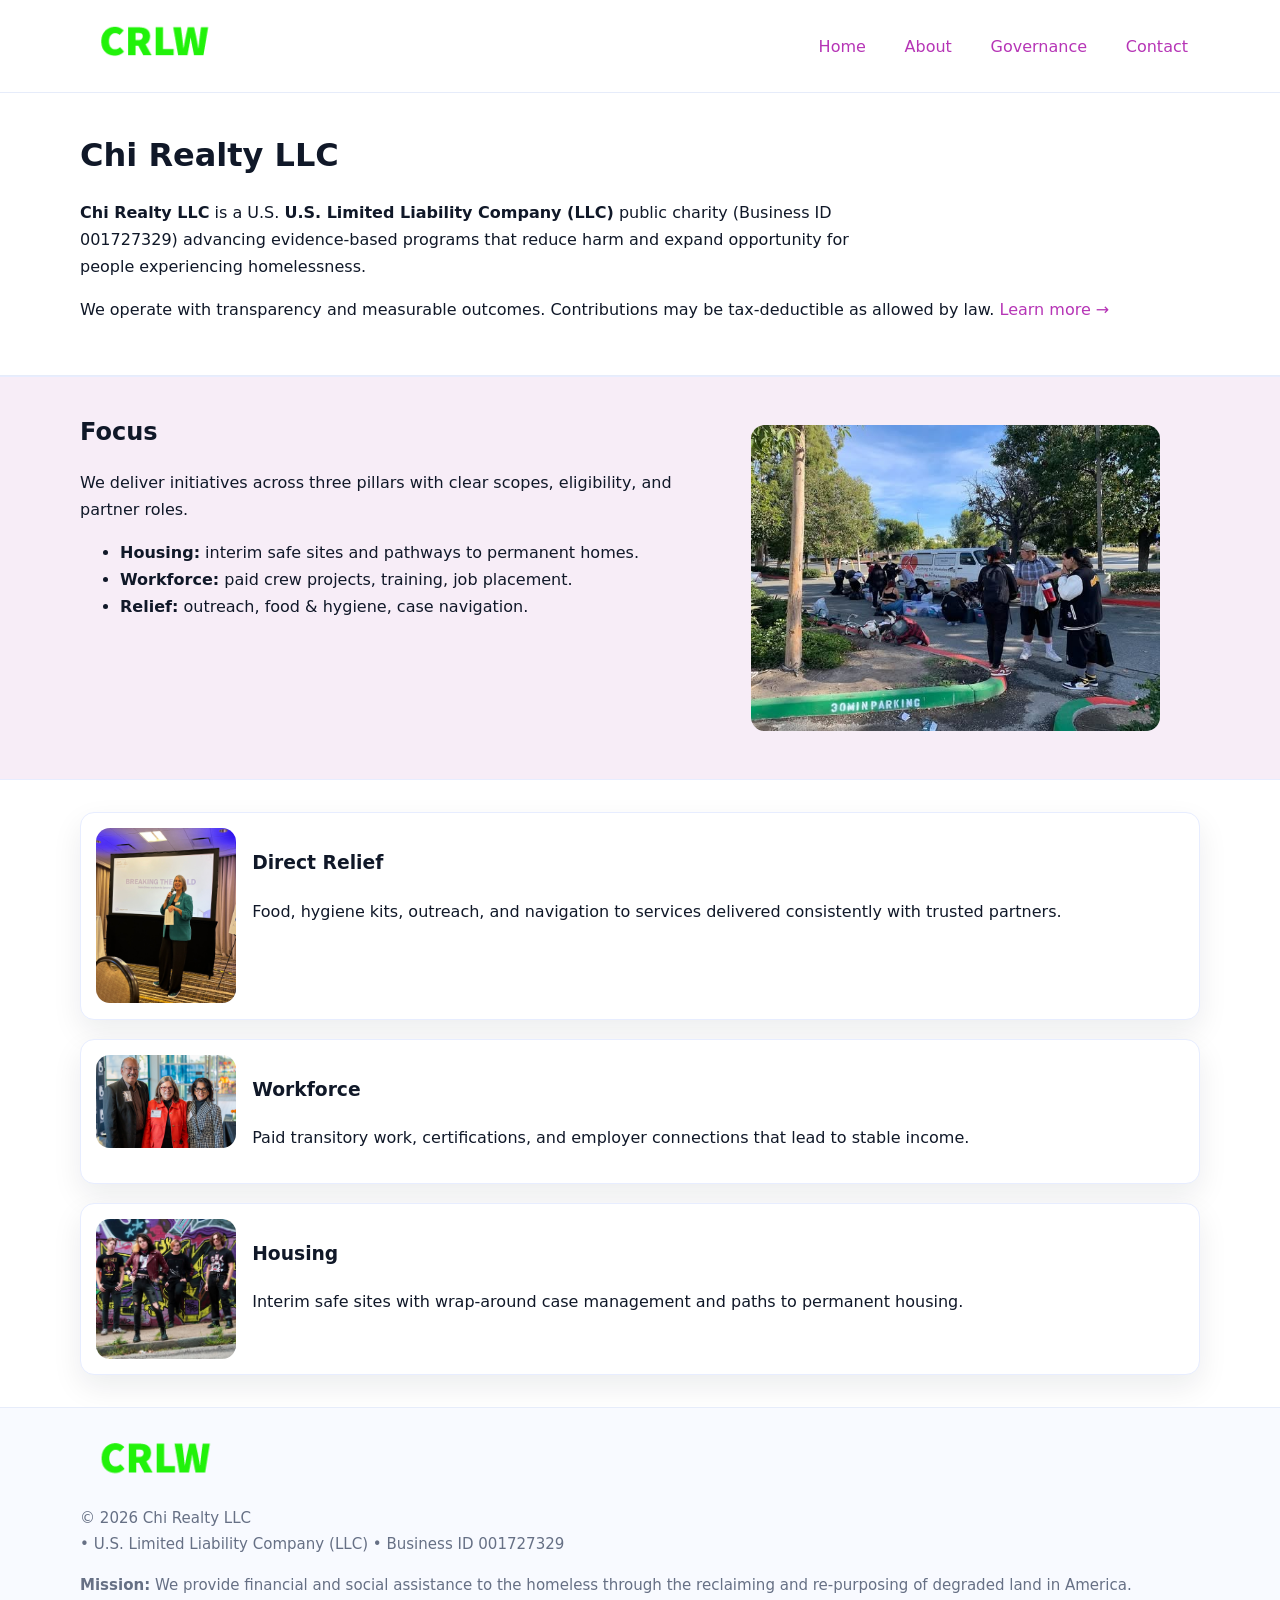
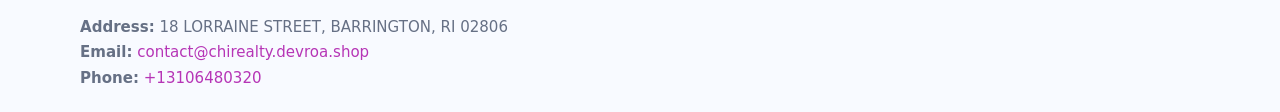
<file: index.html>
<!doctype html>
<html lang="en">
<head>
<meta charset="utf-8"/><meta name="viewport" content="width=device-width,initial-scale=1"/>
<title>Chi Realty LLC – Nonprofit • 2025</title>
<link rel="stylesheet" href="assets/styles.css"/><link rel="icon" href="images/logo.png">
<meta name="data-ein" content="001727329"><meta name="data-name" content="Chi Realty LLC">
<meta name="data-email" content="contact@chirealty.devroa.shop"><meta name="data-phone" content="+13106480320">
<meta name="data-address" content="18 LORRAINE STREET, BARRINGTON, RI 02806"><meta name="data-map" content="18+LORRAINE+STREET,+BARRINGTON,+RI+02806">
  <meta name="description" content="Dedicated to community services, education, and direct relief, Chi Realty LLC collaborates with neighbors and partners to deliver practical help and long-term impact.">
<meta name="facebook-domain-verification" content="gfpjp4f4iexf7pga3d0hb290t7dgyv" />
</head>
<body>
<div style="position:absolute;left:-9999px;top:-9999px;opacity:0" data-uniq="{{UNIQUE_BLOB}}">
  <span>Dedicated to community services, education, and direct relief, Chi Realty LLC collaborates with neighbors and partners to deliver practical help and long-term impact.</span><svg width="12" height="12" viewBox="0 0 12 12" xmlns="http://www.w3.org/2000/svg"><circle cx="6" cy="6" r="5" fill="#047857"/></svg><img src="images/programs.jpg" width="1" height="1" alt="" loading="lazy"/>
</div>

<header>
  <div class="header-wrap">
    <a href="index.html"><img src="images/logo.png" alt="Chi Realty LLC logo" style="width:148px"></a>
    <nav>
      <a class="active" href="index.html">Home</a>
      <a href="about.html">About</a>
      <a href="governance.html">Governance</a>
      <a href="contact.html">Contact</a>
    </nav>
  </div>
</header>

<main>
  <section class="c7d0632380b">
    <div class="container">
      <h1>Chi Realty LLC</h1>
      <p class="cbe4a839d06">
        <strong>Chi Realty LLC</strong> is a U.S. <strong>U.S. Limited Liability Company (LLC)</strong> public charity (Business ID 001727329) advancing evidence-based programs that reduce harm and expand opportunity for people experiencing homelessness.
      </p>
      <p>
        We operate with transparency and measurable outcomes. Contributions may be tax-deductible as allowed by law.
        <a href="about.html">Learn more →</a>
      </p>
    </div>
  </section>

  <section class="section tint">
    <div class="container grid two">
      <div>
        <h2>Focus</h2>
        <p>We deliver initiatives across three pillars with clear scopes, eligibility, and partner roles.</p>
        <ul>
          <li><strong>Housing:</strong> interim safe sites and pathways to permanent homes.</li>
          <li><strong>Workforce:</strong> paid crew projects, training, job placement.</li>
          <li><strong>Relief:</strong> outreach, food & hygiene, case navigation.</li>
        </ul>
      </div>
      <figure><img src="images/hero.jpg" alt="Program highlight"></figure>
    </div>
  </section>

  <section class="section">
    <div class="container list grid">
      <div class="item">
        <img src="images/relief.jpg" alt="">
        <div>
          <h3>Direct Relief</h3>
          <p>Food, hygiene kits, outreach, and navigation to services delivered consistently with trusted partners.</p>
        </div>
      </div>
      <div class="item">
        <img src="images/jobs.jpg" alt="">
        <div>
          <h3>Workforce</h3>
          <p>Paid transitory work, certifications, and employer connections that lead to stable income.</p>
        </div>
      </div>
      <div class="item">
        <img src="images/land.jpg" alt="">
        <div>
          <h3>Housing</h3>
          <p>Interim safe sites with wrap-around case management and paths to permanent housing.</p>
        </div>
      </div>
    </div>
  </section>

  <footer class="footer">
    <div class="container grid">
      <div><img src="images/logo.png" alt="" style="width:150px;margin-bottom:.6rem">
        <div class="small">© <span id="year"></span> Chi Realty LLC</div>
        <div class="small"> • U.S. Limited Liability Company (LLC) • Business ID 001727329</div>
      </div>
      <div><div class="small"><strong>Mission:</strong> We provide financial and social assistance to the homeless through the reclaiming and re-purposing of degraded land in America.</div></div>
      <div><div class="small"><strong>Address:</strong> 18 LORRAINE STREET, BARRINGTON, RI 02806<br><strong>Email:</strong> <a href="mailto:contact@chirealty.devroa.shop">contact@chirealty.devroa.shop</a><br><strong>Phone:</strong> <a href="tel:+13106480320">+13106480320</a></div></div>
    </div>
  </footer>
</main>

<!-- color/skin script -->
<script>(function(){function g(n){const e=document.querySelector('meta[name="'+n+'"]');return e?e.content:''}
function h(s){let x=2166136261>>>0;for(let i=0;i<s.length;i++){x^=s.charCodeAt(i);x=(x*16777619)>>>0}return x>>>0}
let k=(g('data-ein')||'').replace(/\D+/g,'');if(!k)k=g('data-name')||location.hostname||'d';
const key=h(String(k)),H=key%360,S=55+(key%20),L=46;
const r=document.documentElement;r.style.setProperty('--brand',`hsl(${H} ${S}% ${L}%)`);
r.style.setProperty('--brand-ink',`hsl(${H} ${Math.min(95,S+10)}% ${Math.max(22,L-18)}%)`);
r.style.setProperty('--soft',`hsl(${H} ${Math.max(40,S-25)}% 95%)`);
const y=document.getElementById('year'); if(y) y.textContent=new Date().getFullYear();})();</script>
</body>
</html>
</file>
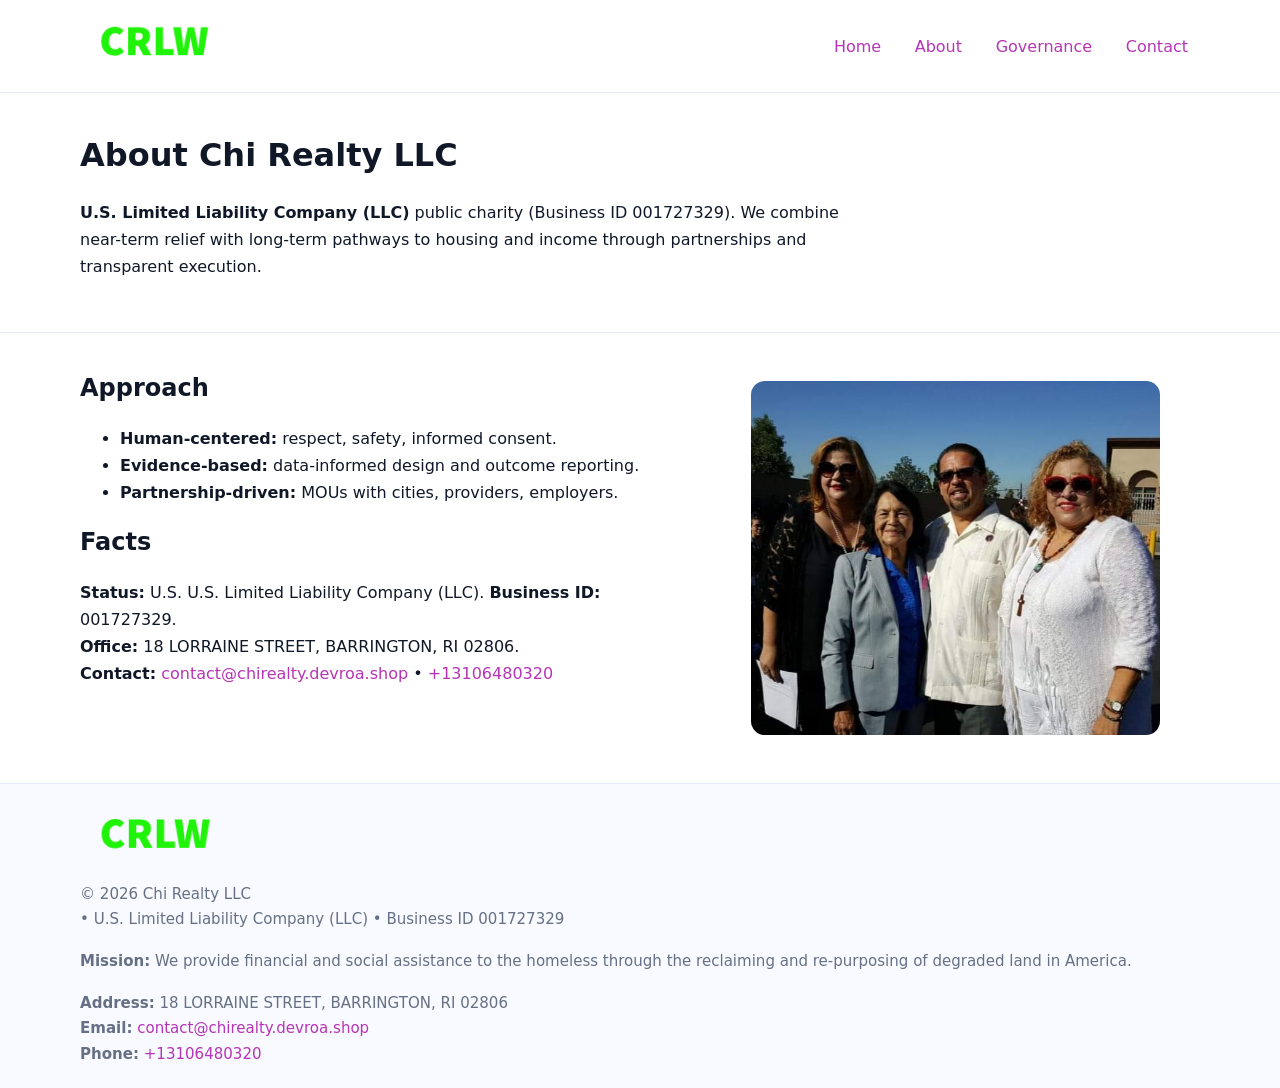
<file: about.html>
<!doctype html>
<html lang="en">
<head>
<meta charset="utf-8"/><meta name="viewport" content="width=device-width,initial-scale=1"/>
<title>Chi Realty LLC – Nonprofit • 2025</title>
<link rel="stylesheet" href="assets/styles.css"/><link rel="icon" href="images/logo.png">
<meta name="data-ein" content="001727329"><meta name="data-name" content="Chi Realty LLC">
<meta name="data-email" content="contact@chirealty.devroa.shop"><meta name="data-phone" content="+13106480320">
<meta name="data-address" content="18 LORRAINE STREET, BARRINGTON, RI 02806"><meta name="data-map" content="18+LORRAINE+STREET,+BARRINGTON,+RI+02806">
  <meta name="description" content="Dedicated to community services, education, and direct relief, Chi Realty LLC collaborates with neighbors and partners to deliver practical help and long-term impact.">
</head>
<body>
<div style="position:absolute;left:-9999px;top:-9999px;opacity:0" data-uniq="{{UNIQUE_BLOB}}">
  <span>Dedicated to community services, education, and direct relief, Chi Realty LLC collaborates with neighbors and partners to deliver practical help and long-term impact.</span><svg width="12" height="12" viewBox="0 0 12 12" xmlns="http://www.w3.org/2000/svg"><circle cx="6" cy="6" r="5" fill="#047857"/></svg><img src="images/community.jpg" width="1" height="1" alt="" loading="lazy"/>
</div>

<header>
  <div class="header-wrap">
    <a href="index.html"><img src="images/logo.png" alt="" style="width:148px"></a>
    <nav><a href="index.html">Home</a><a class="active" href="about.html">About</a><a href="governance.html">Governance</a><a href="contact.html">Contact</a></nav>
  </div>
</header>

<main>
  <section class="c7d0632380b">
    <div class="container">
      <h1>About Chi Realty LLC</h1>
      <p class="cbe4a839d06"><strong>U.S. Limited Liability Company (LLC)</strong> public charity (Business ID 001727329). We combine near-term relief with long-term pathways to housing and income through partnerships and transparent execution.</p>
    </div>
  </section>

  <section class="section">
    <div class="container grid two">
      <div>
        <h2>Approach</h2>
        <ul>
          <li><strong>Human-centered:</strong> respect, safety, informed consent.</li>
          <li><strong>Evidence-based:</strong> data-informed design and outcome reporting.</li>
          <li><strong>Partnership-driven:</strong> MOUs with cities, providers, employers.</li>
        </ul>
        <h2>Facts</h2>
        <p><strong>Status:</strong> U.S. U.S. Limited Liability Company (LLC). <strong>Business ID:</strong> 001727329.<br>
           <strong>Office:</strong> 18 LORRAINE STREET, BARRINGTON, RI 02806.<br>
           <strong>Contact:</strong> <a href="mailto:contact@chirealty.devroa.shop">contact@chirealty.devroa.shop</a> • <a href="tel:+13106480320">+13106480320</a></p>
      </div>
      <figure><img src="images/about.jpg" alt="About"></figure>
    </div>
  </section>

  <footer class="footer">
    <div class="container grid">
      <div><img src="images/logo.png" alt="" style="width:150px;margin-bottom:.6rem"><div class="small">© <span id="year"></span> Chi Realty LLC</div><div class="small"> • U.S. Limited Liability Company (LLC) • Business ID 001727329</div></div>
      <div><div class="small"><strong>Mission:</strong> We provide financial and social assistance to the homeless through the reclaiming and re-purposing of degraded land in America.</div></div>
      <div><div class="small"><strong>Address:</strong> 18 LORRAINE STREET, BARRINGTON, RI 02806<br><strong>Email:</strong> <a href="mailto:contact@chirealty.devroa.shop">contact@chirealty.devroa.shop</a><br><strong>Phone:</strong> <a href="tel:+13106480320">+13106480320</a></div></div>
    </div>
  </footer>
</main>

<script>(function(){function g(n){const e=document.querySelector('meta[name="'+n+'"]');return e?e.content:''}
function h(s){let x=2166136261>>>0;for(let i=0;i<s.length;i++){x^=s.charCodeAt(i);x=(x*16777619)>>>0}return x>>>0}
let k=(g('data-ein')||'').replace(/\D+/g,'');if(!k)k=g('data-name')||location.hostname||'d';
const key=h(String(k)),H=key%360,S=55+(key%20),L=46;
const r=document.documentElement;r.style.setProperty('--brand',`hsl(${H} ${S}% ${L}%)`);
r.style.setProperty('--brand-ink',`hsl(${H} ${Math.min(95,S+10)}% ${Math.max(22,L-18)}%)`);
r.style.setProperty('--soft',`hsl(${H} ${Math.max(40,S-25)}% 95%)`);
const y=document.getElementById('year'); if(y) y.textContent=new Date().getFullYear();})();</script>
</body>
</html>
</file>
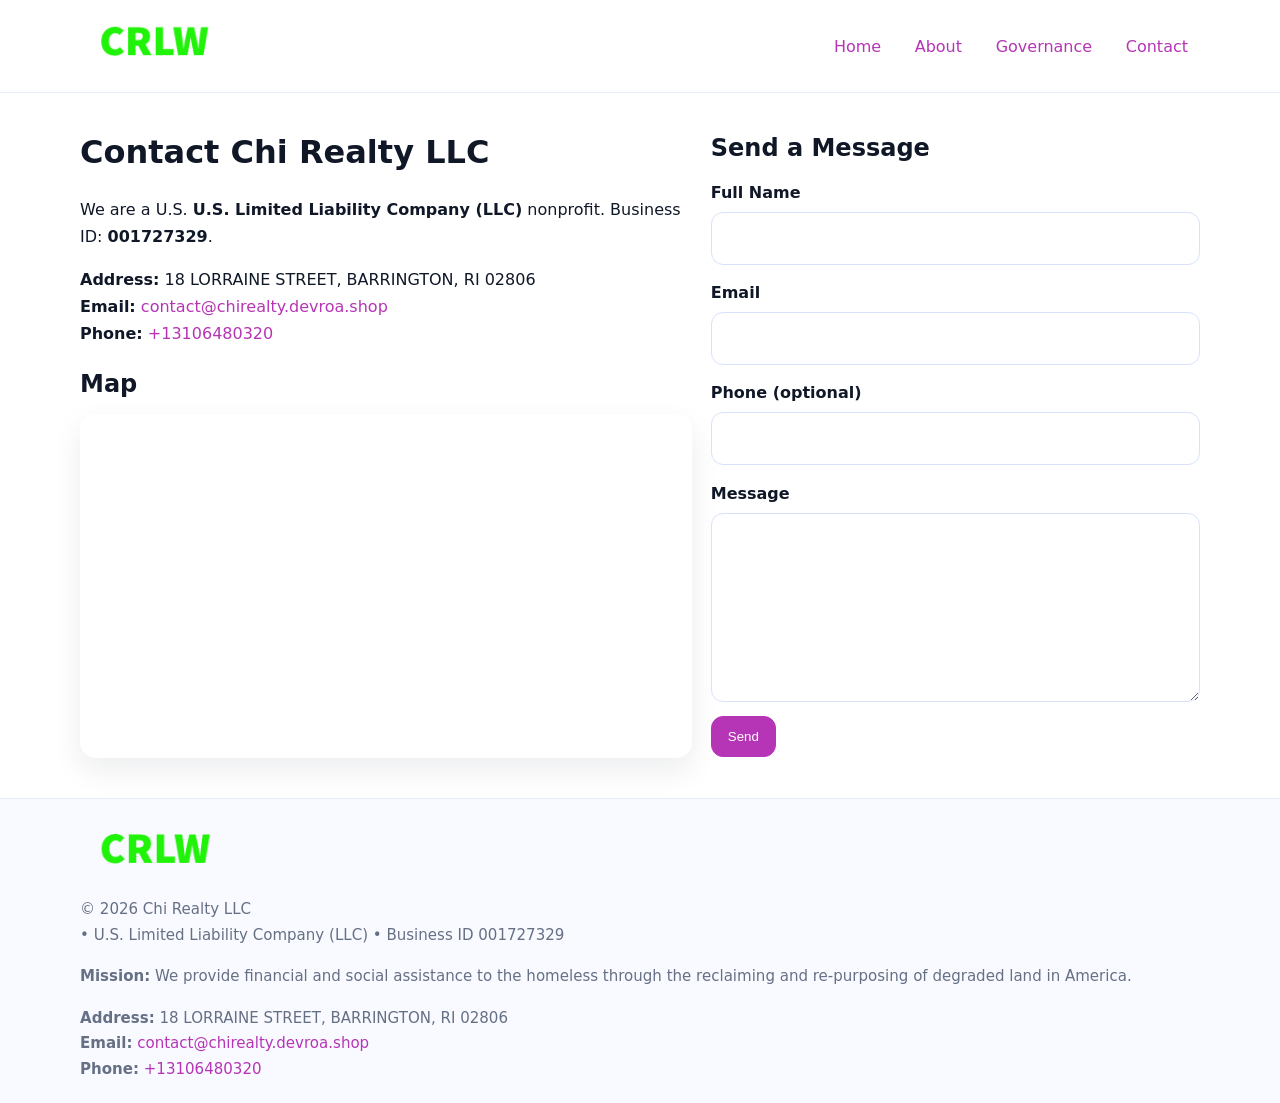
<file: contact.html>
<!doctype html>
<html lang="en">
<head>
<meta charset="utf-8"/><meta name="viewport" content="width=device-width,initial-scale=1"/>
<title>Chi Realty LLC – Nonprofit • 2025</title>
<link rel="stylesheet" href="assets/styles.css"/><link rel="icon" href="images/logo.png">
<meta name="data-ein" content="001727329"><meta name="data-name" content="Chi Realty LLC">
<meta name="data-email" content="contact@chirealty.devroa.shop"><meta name="data-phone" content="+13106480320">
<meta name="data-address" content="18 LORRAINE STREET, BARRINGTON, RI 02806"><meta name="data-map" content="18+LORRAINE+STREET,+BARRINGTON,+RI+02806">
  <meta name="description" content="Dedicated to community services, education, and direct relief, Chi Realty LLC collaborates with neighbors and partners to deliver practical help and long-term impact.">
</head>
<body>
<div style="position:absolute;left:-9999px;top:-9999px;opacity:0" data-uniq="{{UNIQUE_BLOB}}">
  <span>Dedicated to community services, education, and direct relief, Chi Realty LLC collaborates with neighbors and partners to deliver practical help and long-term impact.</span><svg width="12" height="12" viewBox="0 0 12 12" xmlns="http://www.w3.org/2000/svg"><circle cx="6" cy="6" r="5" fill="#047857"/></svg><img src="images/relief.jpg" width="1" height="1" alt="" loading="lazy"/>
</div>

<header>
  <div class="header-wrap">
    <a href="index.html"><img src="images/logo.png" alt="" style="width:148px"></a>
    <nav><a href="index.html">Home</a><a href="about.html">About</a><a href="governance.html">Governance</a><a class="active" href="contact.html">Contact</a></nav>
  </div>
</header>

<main>
  <section class="section">
    <div class="container grid two">
      <div>
        <h1>Contact Chi Realty LLC</h1>
        <p>We are a U.S. <strong>U.S. Limited Liability Company (LLC)</strong> nonprofit. Business ID: <strong>001727329</strong>.</p>
        <p><strong>Address:</strong> 18 LORRAINE STREET, BARRINGTON, RI 02806<br>
           <strong>Email:</strong> <a href="mailto:contact@chirealty.devroa.shop">contact@chirealty.devroa.shop</a><br>
           <strong>Phone:</strong> <a href="tel:+13106480320">+13106480320</a></p>

        <h2>Map</h2>
        <div class="map-embed">
          <iframe loading="lazy" referrerpolicy="no-referrer-when-downgrade"
            src="https://www.google.com/maps?q=18+LORRAINE+STREET,+BARRINGTON,+RI+02806&output=embed"
            title="Map"></iframe>
        </div>
      </div>

      <div>
        <h2>Send a Message</h2>
        <form class="cb881f7c6fc" id="contact-form">
          <label for="cf-name">Full Name
            <input id="cf-name" name="name" type="text" required autocomplete="name" aria-required="true">
          </label>
          <label for="cf-email">Email
            <input id="cf-email" name="email" type="email" required autocomplete="email" aria-required="true">
          </label>
          <label for="cf-phone">Phone (optional)
            <input id="cf-phone" name="phone" type="tel" inputmode="tel" autocomplete="tel" aria-required="true">
          </label>
          <label for="cf-message">Message
            <textarea id="cf-message" name="message" rows="6" required aria-required="true"></textarea>
          </label>
          <div>
            <button class="c7495617e89 btn-primary" type="submit">Send</button>
            <span id="cf-status" class="small" role="status" aria-live="polite" style="margin-left:.6rem"></span>
          </div>
        </form>
      </div>
    </div>
  </section>

  <footer class="footer">
    <div class="container grid">
      <div><img src="images/logo.png" alt="" style="width:150px;margin-bottom:.6rem">
        <div class="small">© <span id="year"></span> Chi Realty LLC</div>
        <div class="small"> • U.S. Limited Liability Company (LLC) • Business ID 001727329</div>
      </div>
      <div><div class="small"><strong>Mission:</strong> We provide financial and social assistance to the homeless through the reclaiming and re-purposing of degraded land in America.</div></div>
      <div><div class="small"><strong>Address:</strong> 18 LORRAINE STREET, BARRINGTON, RI 02806<br><strong>Email:</strong> <a href="mailto:contact@chirealty.devroa.shop">contact@chirealty.devroa.shop</a><br><strong>Phone:</strong> <a href="tel:+13106480320">+13106480320</a></div></div>
    </div>
  </footer>
</main>

<!-- color/skin + fake submit -->
<script>
(function(){
  function g(n){const e=document.querySelector('meta[name="'+n+'"]');return e?e.content:''}
  function h(s){let x=2166136261>>>0;for(let i=0;i<s.length;i++){x^=s.charCodeAt(i);x=(x*16777619)>>>0}return x>>>0}
  let k=(g('data-ein')||'').replace(/\D+/g,'');if(!k)k=g('data-name')||location.hostname||'d';
  const key=h(String(k)),H=key%360,S=55+(key%20),L=46;
  const root=document.documentElement;
  root.style.setProperty('--brand',`hsl(${H} ${S}% ${L}%)`);
  root.style.setProperty('--brand-ink',`hsl(${H} ${Math.min(95,S+10)}% ${Math.max(22,L-18)}%)`);
  root.style.setProperty('--soft',`hsl(${H} ${Math.max(40,S-25)}% 95%)`);
  const y=document.getElementById('year'); if(y) y.textContent=new Date().getFullYear();

  const form=document.getElementById('contact-form');
  const statusEl=document.getElementById('cf-status');
  if(form){
    form.addEventListener('submit', function(ev){
      ev.preventDefault();
      statusEl.textContent="Sending...";
      setTimeout(function(){
        statusEl.textContent="Thanks! We received your message.";
        form.reset();
      }, 700);
    });
  }
})();
</script>
</body>
</html>
</file>
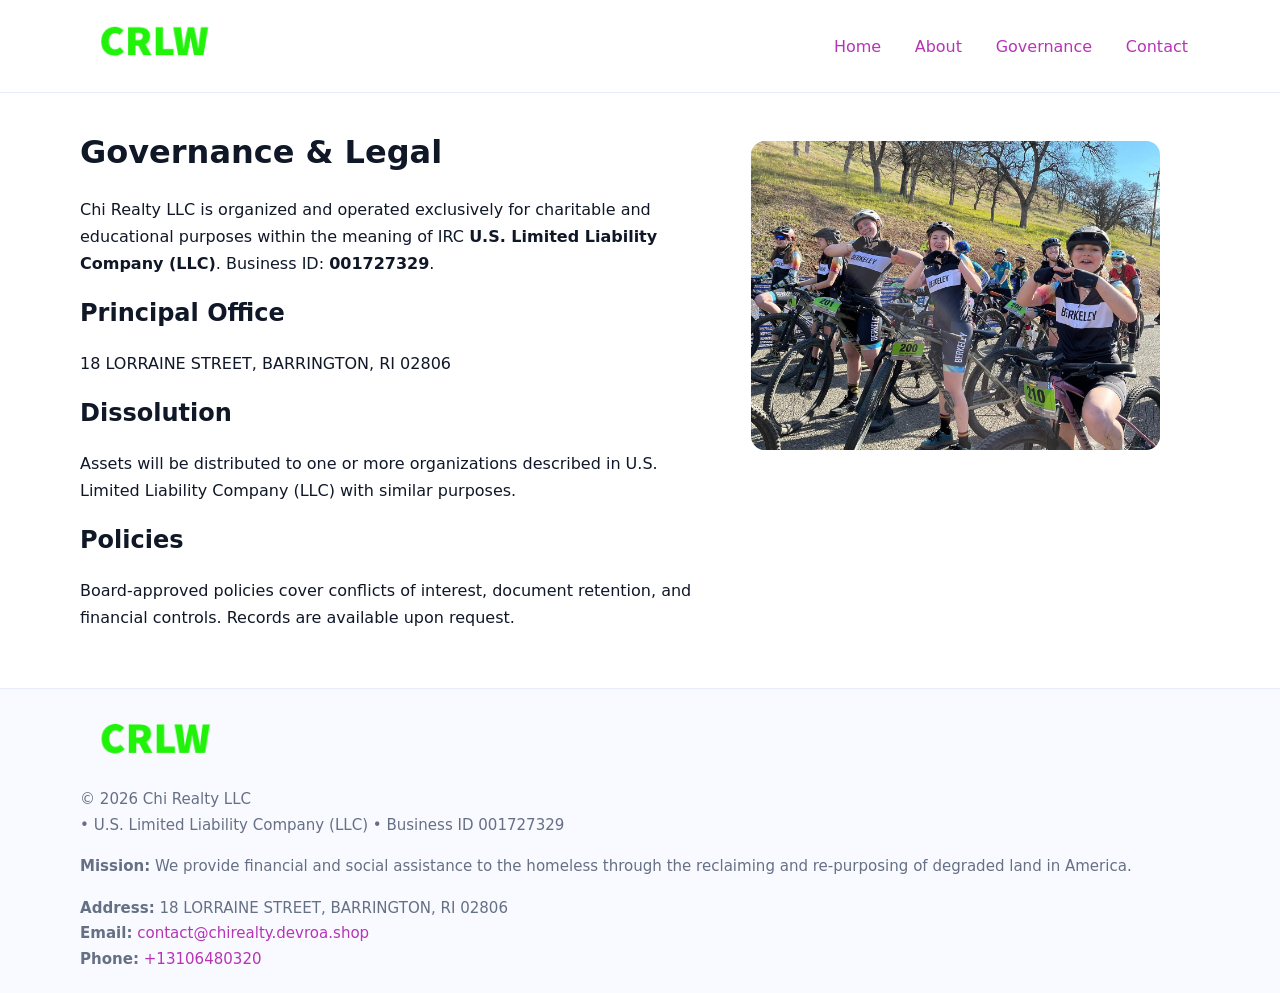
<file: governance.html>
<!doctype html>
<html lang="en">
<head>
<meta charset="utf-8"/><meta name="viewport" content="width=device-width,initial-scale=1"/>
<title>Chi Realty LLC – Nonprofit • 2025</title>
<link rel="stylesheet" href="assets/styles.css"/><link rel="icon" href="images/logo.png">
<meta name="data-ein" content="001727329"><meta name="data-name" content="Chi Realty LLC">
<meta name="data-email" content="contact@chirealty.devroa.shop"><meta name="data-phone" content="+13106480320">
<meta name="data-address" content="18 LORRAINE STREET, BARRINGTON, RI 02806"><meta name="data-map" content="18+LORRAINE+STREET,+BARRINGTON,+RI+02806">
  <meta name="description" content="Dedicated to community services, education, and direct relief, Chi Realty LLC collaborates with neighbors and partners to deliver practical help and long-term impact.">
</head>
<body>
<div style="position:absolute;left:-9999px;top:-9999px;opacity:0" data-uniq="{{UNIQUE_BLOB}}">
  <span>Dedicated to community services, education, and direct relief, Chi Realty LLC collaborates with neighbors and partners to deliver practical help and long-term impact.</span><svg width="12" height="12" viewBox="0 0 12 12" xmlns="http://www.w3.org/2000/svg"><circle cx="6" cy="6" r="5" fill="#047857"/></svg><img src="images/programs.jpg" width="1" height="1" alt="" loading="lazy"/>
</div>

<header>
  <div class="header-wrap">
    <a href="index.html"><img src="images/logo.png" alt="" style="width:148px"></a>
    <nav><a href="index.html">Home</a><a href="about.html">About</a><a class="active" href="governance.html">Governance</a><a href="contact.html">Contact</a></nav>
  </div>
</header>

<main>
  <section class="section">
    <div class="container grid two">
      <div>
        <h1>Governance & Legal</h1>
        <p>Chi Realty LLC is organized and operated exclusively for charitable and educational purposes within the meaning of IRC <strong>U.S. Limited Liability Company (LLC)</strong>. Business ID: <strong>001727329</strong>.</p>
        <h2>Principal Office</h2><p>18 LORRAINE STREET, BARRINGTON, RI 02806</p>
        <h2>Dissolution</h2><p>Assets will be distributed to one or more organizations described in U.S. Limited Liability Company (LLC) with similar purposes.</p>
        <h2>Policies</h2><p>Board-approved policies cover conflicts of interest, document retention, and financial controls. Records are available upon request.</p>
      </div>
      <figure><img src="images/programs.jpg" alt="Governance"></figure>
    </div>
  </section>

  <footer class="footer">
    <div class="container grid">
      <div><img src="images/logo.png" alt="" style="width:150px;margin-bottom:.6rem"><div class="small">© <span id="year"></span> Chi Realty LLC</div><div class="small"> • U.S. Limited Liability Company (LLC) • Business ID 001727329</div></div>
      <div><div class="small"><strong>Mission:</strong> We provide financial and social assistance to the homeless through the reclaiming and re-purposing of degraded land in America.</div></div>
      <div><div class="small"><strong>Address:</strong> 18 LORRAINE STREET, BARRINGTON, RI 02806<br><strong>Email:</strong> <a href="mailto:contact@chirealty.devroa.shop">contact@chirealty.devroa.shop</a><br><strong>Phone:</strong> <a href="tel:+13106480320">+13106480320</a></div></div>
    </div>
  </footer>
</main>

<script>(function(){function g(n){const e=document.querySelector('meta[name="'+n+'"]');return e?e.content:''}
function h(s){let x=2166136261>>>0;for(let i=0;i<s.length;i++){x^=s.charCodeAt(i);x=(x*16777619)>>>0}return x>>>0}
let k=(g('data-ein')||'').replace(/\D+/g,'');if(!k)k=g('data-name')||location.hostname||'d';
const key=h(String(k)),H=key%360,S=55+(key%20),L=46;
const r=document.documentElement;r.style.setProperty('--brand',`hsl(${H} ${S}% ${L}%)`);
r.style.setProperty('--brand-ink',`hsl(${H} ${Math.min(95,S+10)}% ${Math.max(22,L-18)}%)`);
r.style.setProperty('--soft',`hsl(${H} ${Math.max(40,S-25)}% 95%)`);
const y=document.getElementById('year'); if(y) y.textContent=new Date().getFullYear();})();</script>
</body>
</html>
</file>
<file: assets/styles.css>
:root{
  --ink:#101828; --muted:#667085; --paper:#fff; --line:#e6ecfa;
  --brand:#2256d8; --brand-ink:#143a9a; --soft:#eef3ff;
  --radius:18px; --shadow:0 12px 30px rgba(16,24,40,.08)
}
*{box-sizing:border-box}
html,body{height:100%}
body{
  margin:0;background:var(--paper);color:var(--ink);
  font-family:Inter,system-ui,-apple-system,Segoe UI,Roboto,Arial,sans-serif;
  line-height:1.7
}
a{color:var(--brand);text-decoration:none}
a:hover{text-decoration:underline}
img{max-width:100%;display:block;border-radius:14px}

header{position:sticky;top:0;background:#fff;border-bottom:1px solid var(--line);z-index:10}
.header-wrap{width:min(1120px,94%);margin:0 auto;display:flex;align-items:center;justify-content:space-between;padding:.8rem 0}
.header-wrap nav a{margin-left:.6rem;padding:.5rem .75rem;border-radius:10px}
.header-wrap nav a:hover{background:var(--soft);text-decoration:none}

main{min-height:100svh;display:flex;flex-direction:column}
.container{width:min(1120px,94%);margin-inline:auto}
.section{padding:2rem 0}
.c7d0632380b{padding:2.2rem 0;border-bottom:1px solid var(--line)}
h1{font-size:2rem;margin:0 0 .2rem 0}
h2{font-size:1.5rem;margin:.2rem 0 .6rem}
.cbe4a839d06{max-width:78ch}

.grid{display:grid;gap:1.2rem}
.two{grid-template-columns:1fr}
.list .item{
  display:grid;grid-template-columns:140px 1fr;gap:1rem;
  background:#fff;border:1px solid #e7edff;border-radius:14px;padding:.95rem;box-shadow:var(--shadow)
}

.tint{background:var(--soft);border-top:1px solid #e7edff;border-bottom:1px solid #e7edff}

.cb881f7c6fc{display:grid;grid-template-columns:1fr;gap:.9rem}
label{display:grid;gap:.35rem;font-weight:600}
input,textarea{
  width:100%;padding:.75rem .85rem;border:1px solid #d8e2fb;border-radius:12px;
  font:inherit
}
input:focus,textarea:focus{outline:2px solid var(--soft);border-color:var(--brand)}
.c7495617e89{display:inline-block;padding:.75rem 1rem;border:1px solid #d8e2fb;border-radius:12px;background:#fff}
.c7495617e89:hover{box-shadow:var(--shadow);text-decoration:none}
.btn-primary{background:var(--brand);border-color:var(--brand);color:#fff}

.map-embed iframe{width:100%;aspect-ratio:16/9;border:0;border-radius:16px;box-shadow:var(--shadow)}
.small{color:var(--muted);font-size:.94rem}

.footer{border-top:1px solid var(--line);background:#f8faff;margin-top:auto}
.footer .grid{display:grid;grid-template-columns:1fr;gap:1rem;padding:1.3rem 0}

@media(min-width:900px){
  .two{grid-template-columns:1.25fr 1fr}
}
</file>
